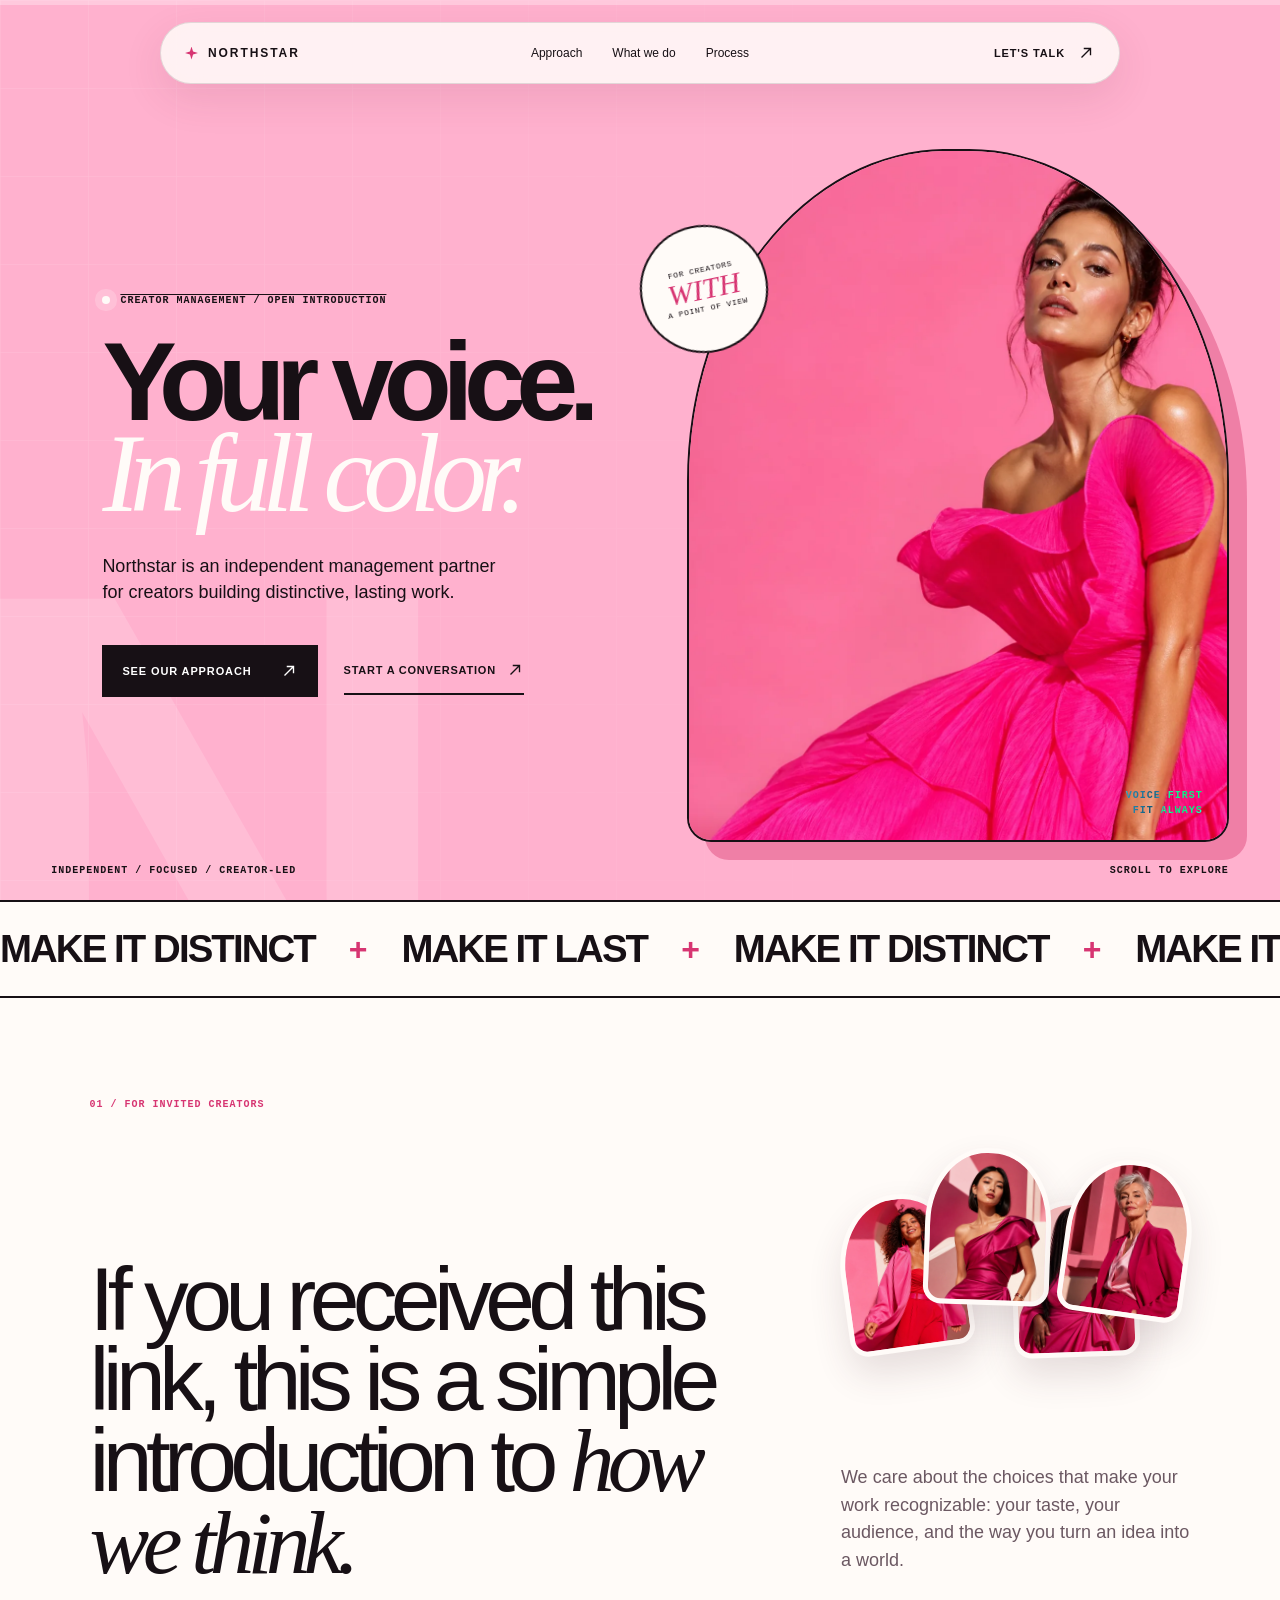
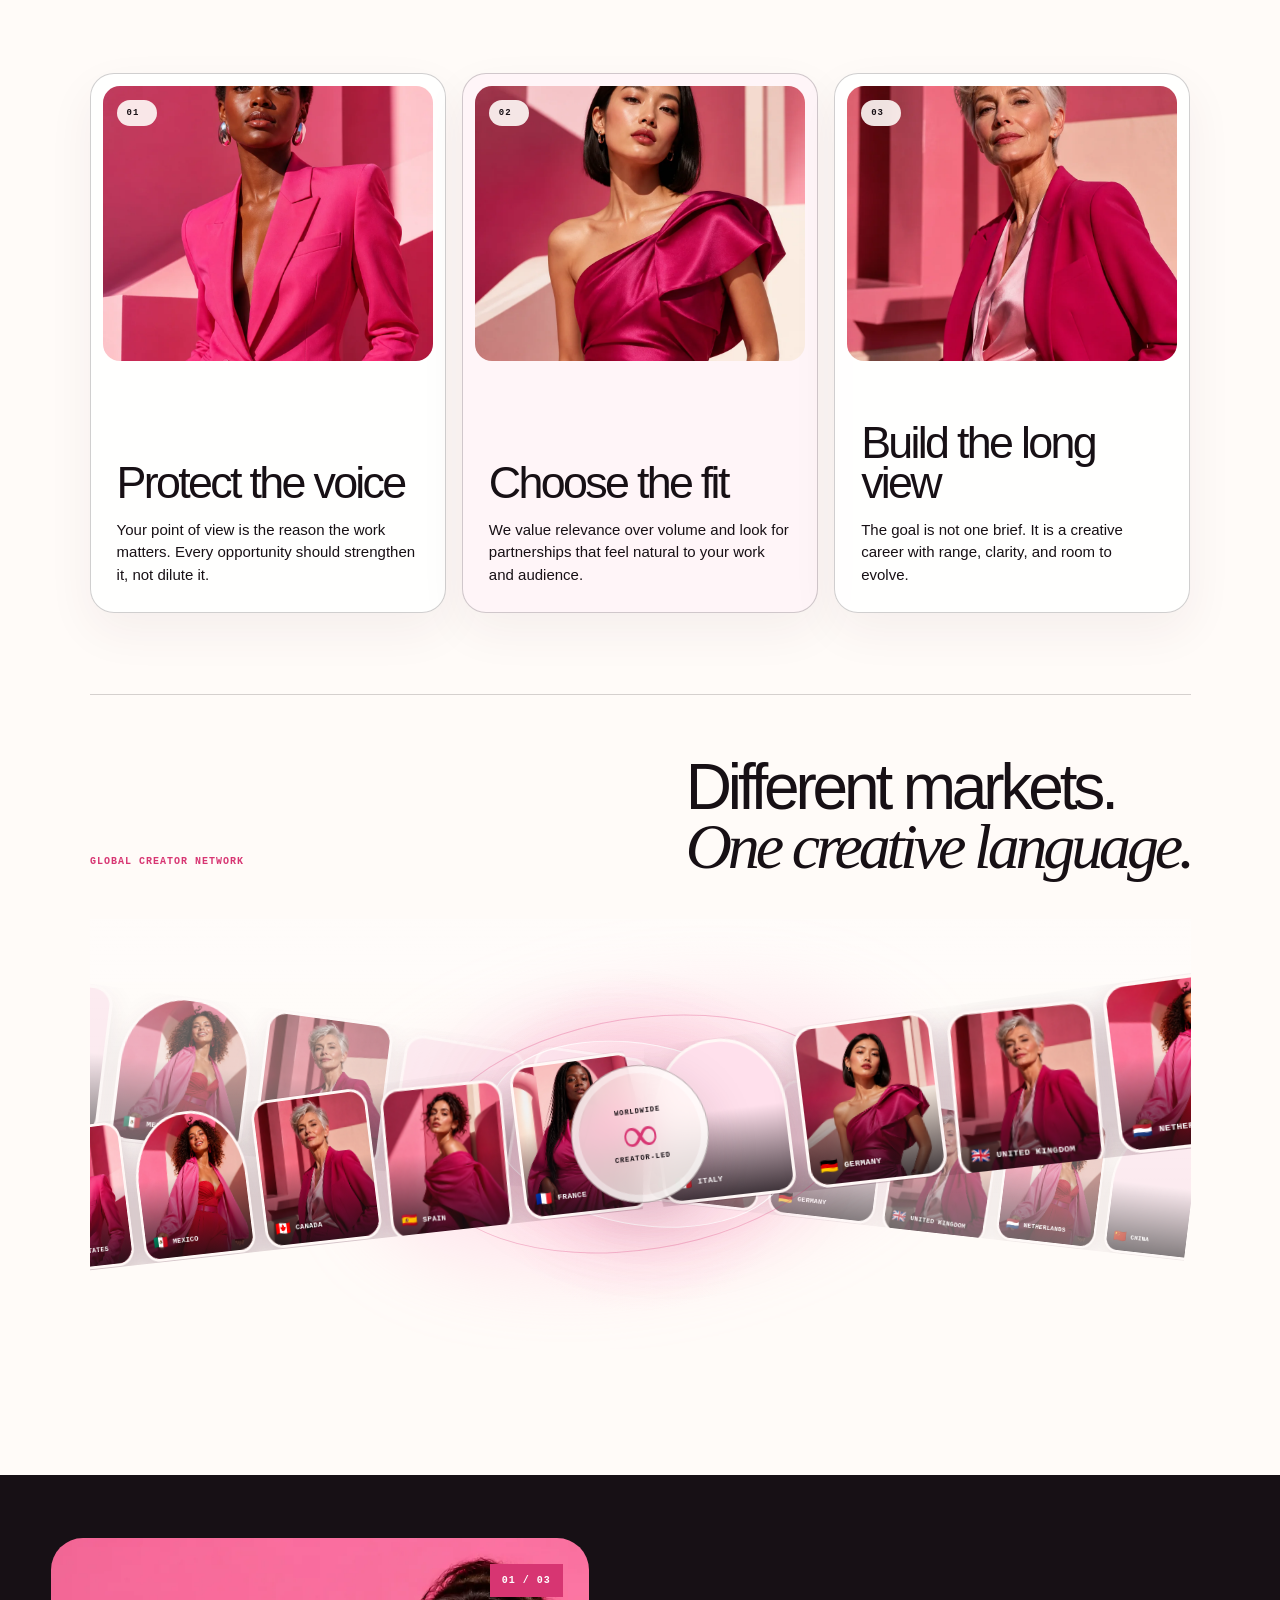
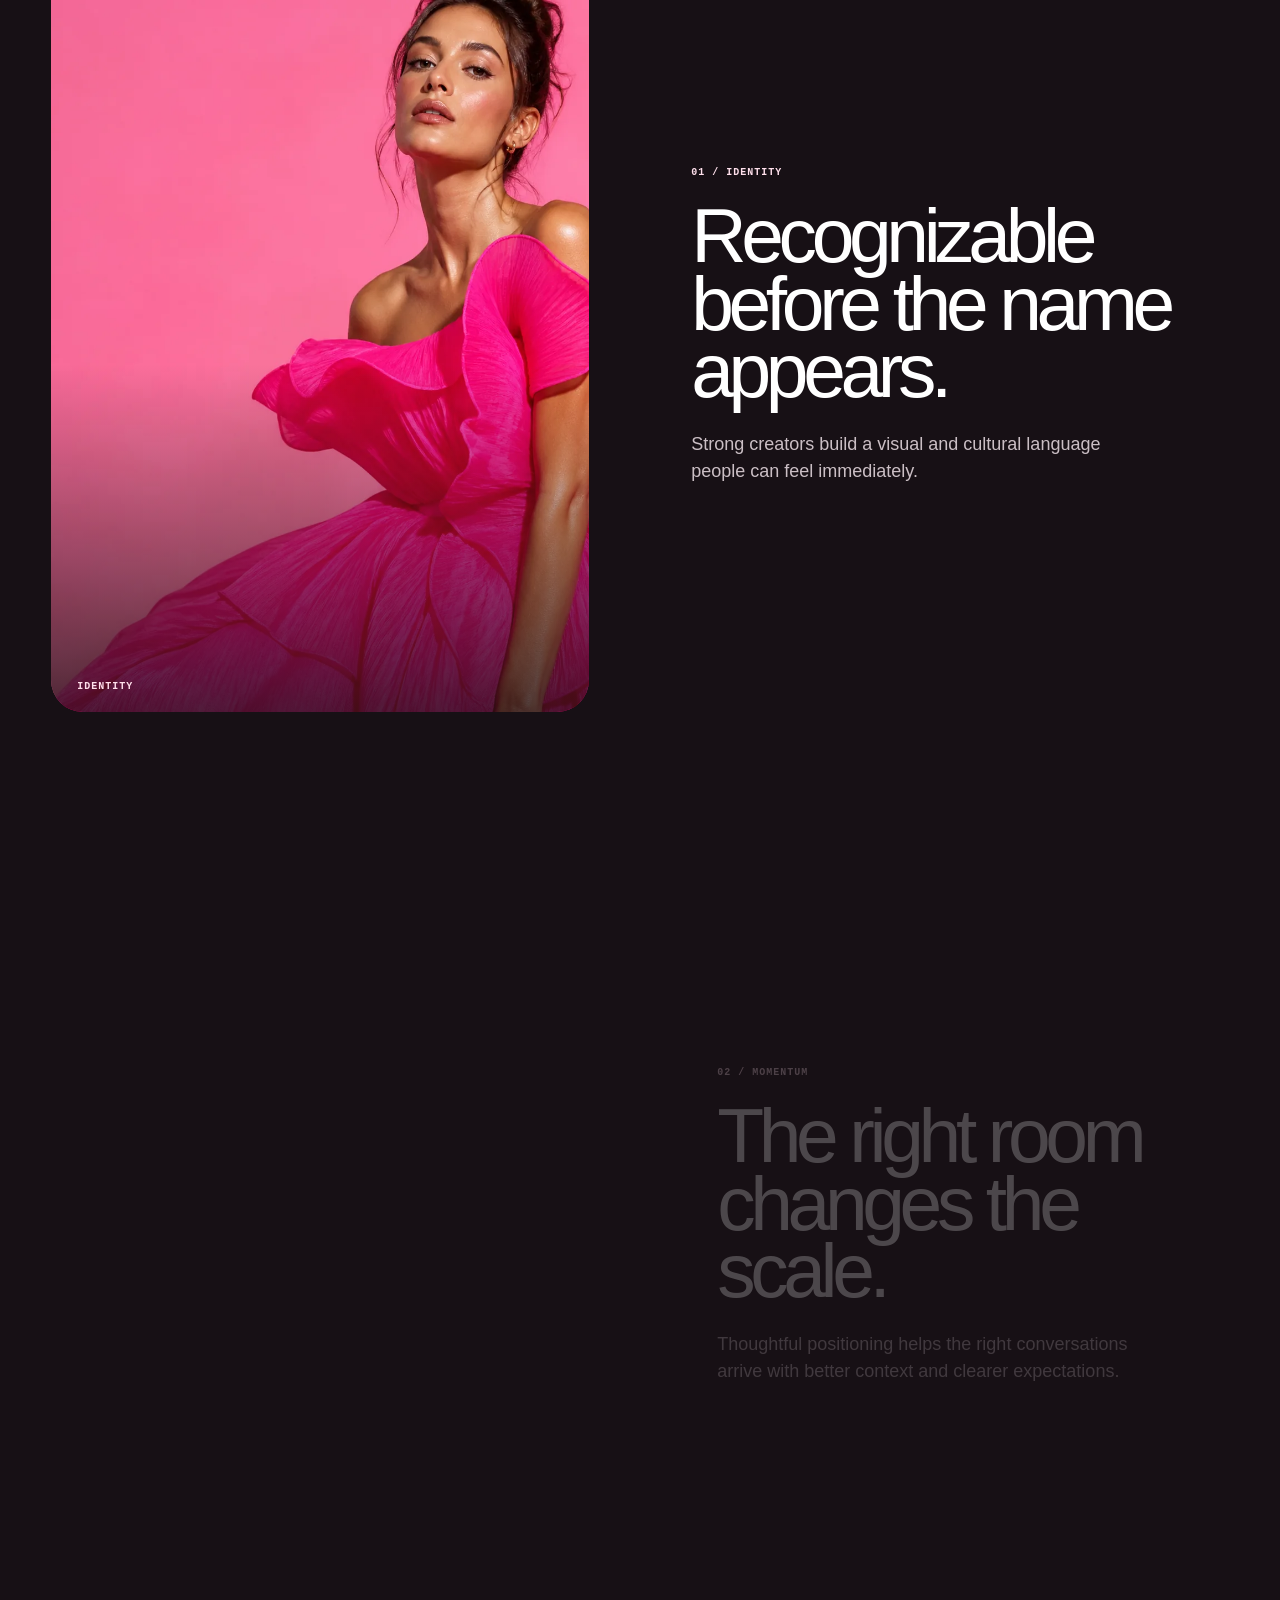
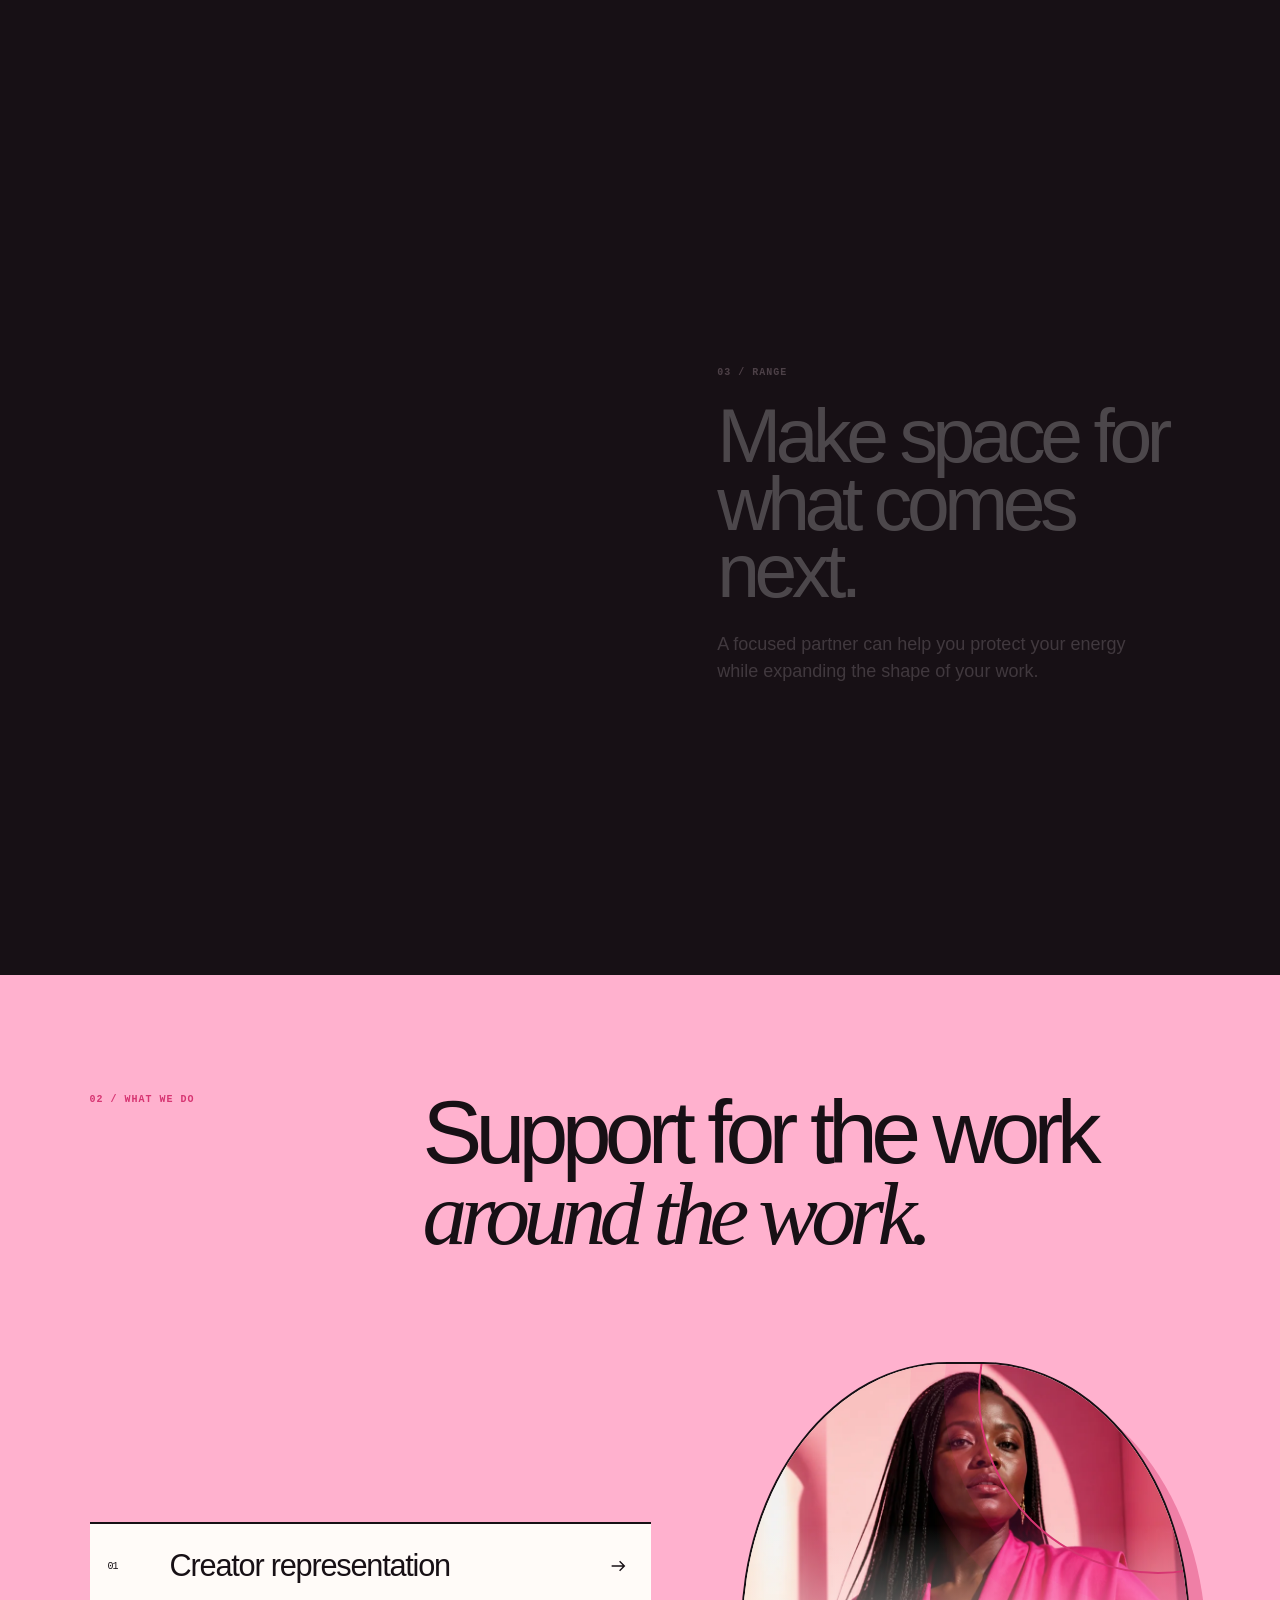
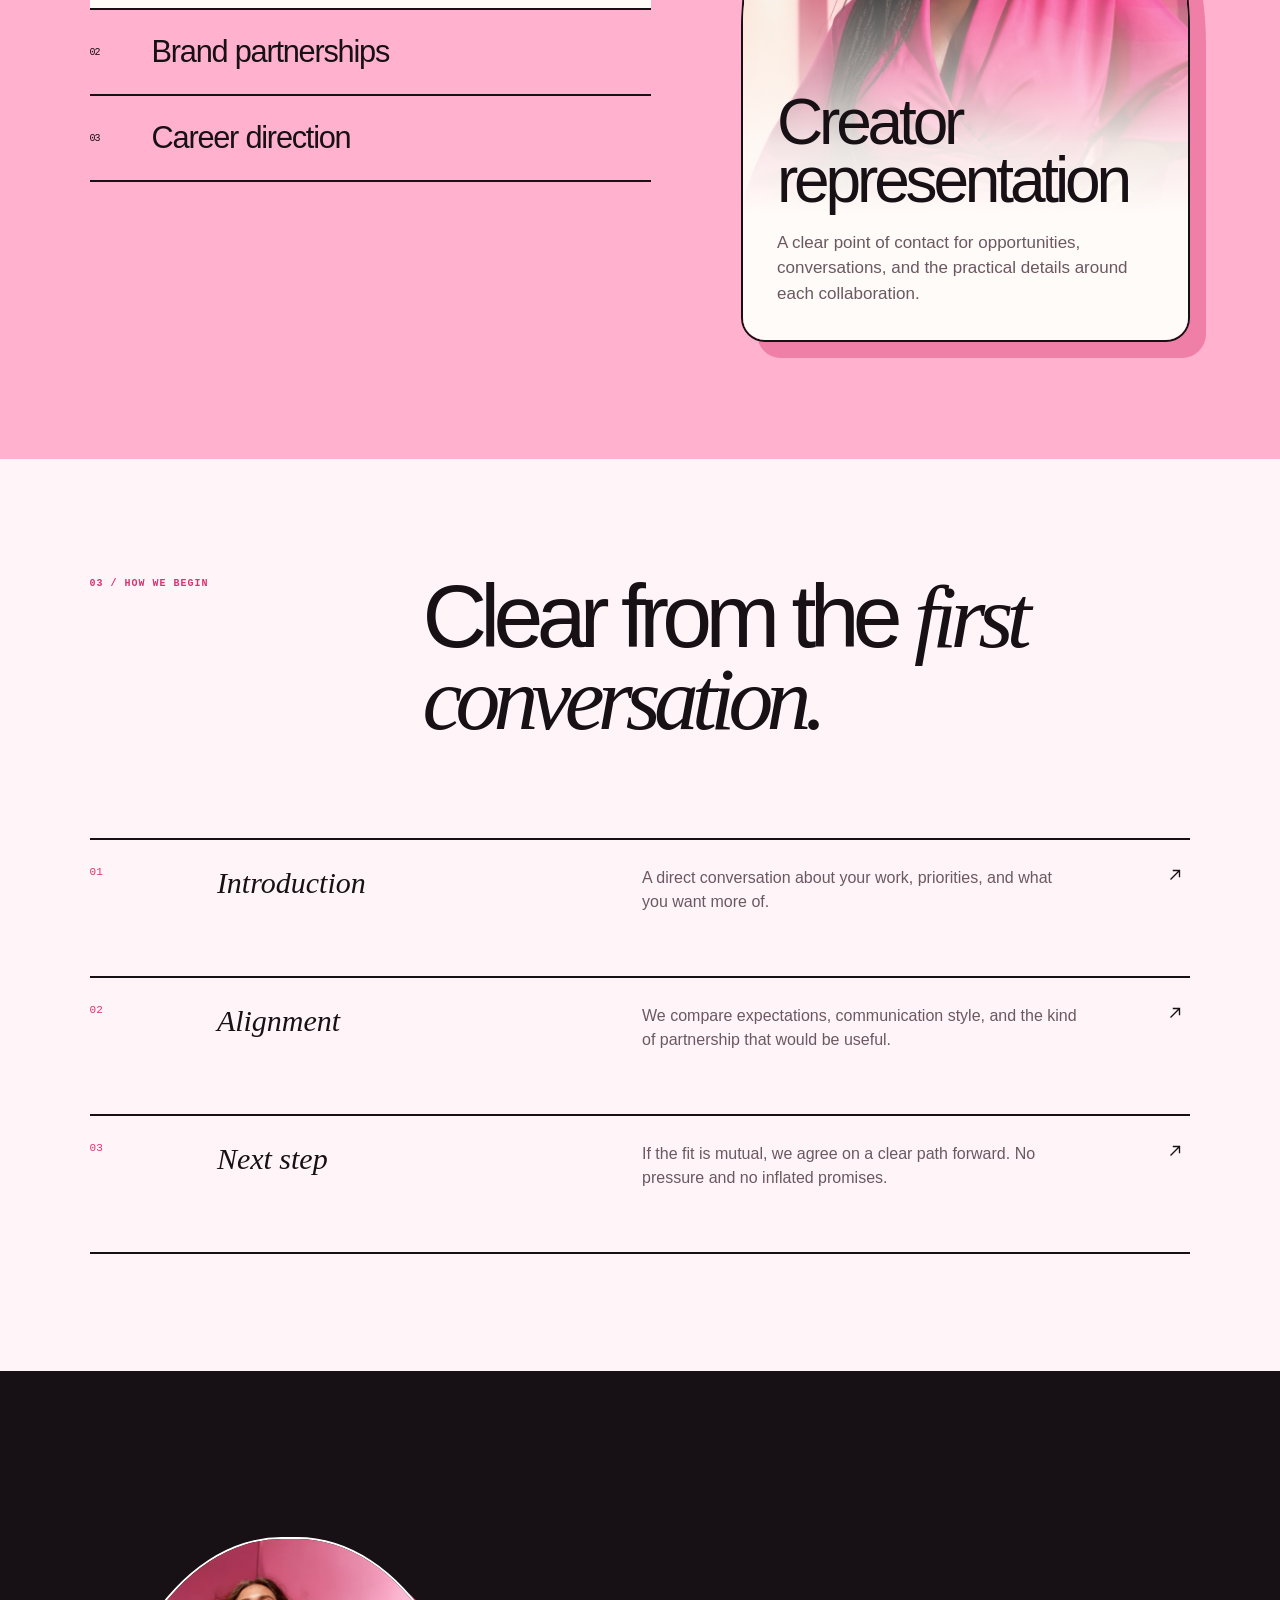
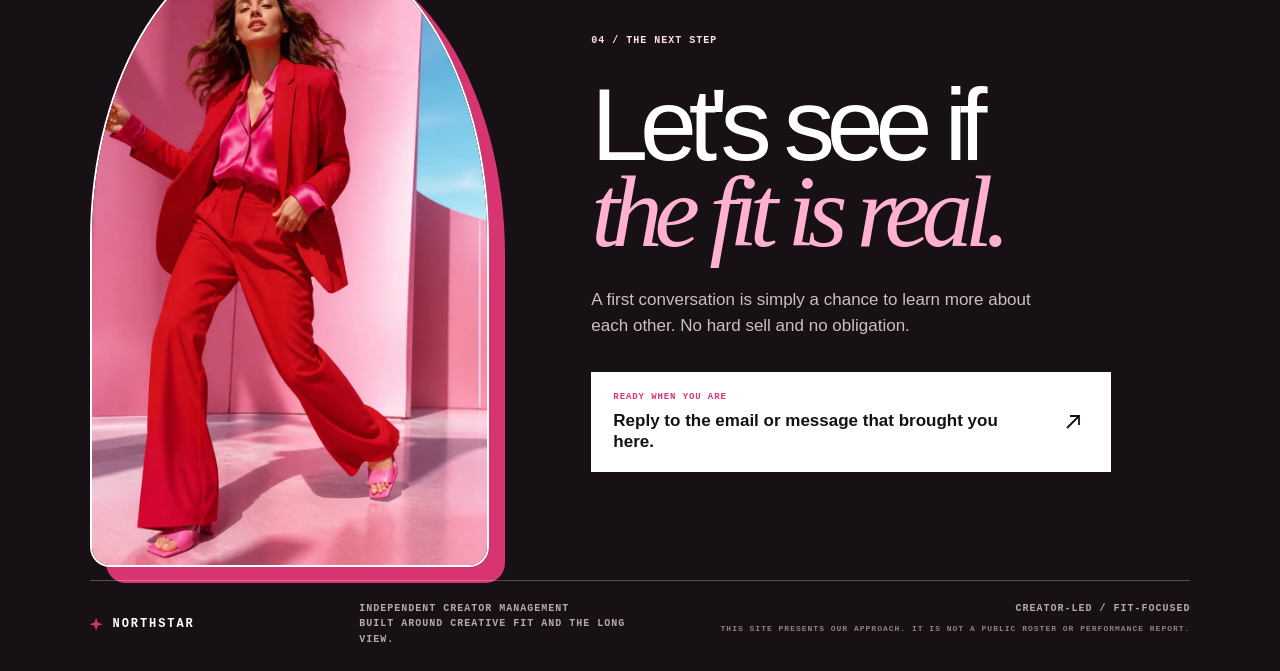
<file: index.html>
<!doctype html>
<html lang="en">
  <head>
    <meta charset="UTF-8" />
    <meta name="viewport" content="width=device-width, initial-scale=1.0" />
    <meta name="theme-color" content="#ff2f92" />
    <meta name="description" content="Northstar is an independent management partner for creators building distinctive, lasting work." />
    <meta property="og:title" content="Northstar — Creator Management" />
    <meta property="og:description" content="Independent creator management built around creative fit and the long view." />
    <meta property="og:type" content="website" />
    <meta property="og:image" content="./hero-vibrant-v2.png" />
    <link rel="icon" href="./favicon.svg" />
    <title>Northstar — Creator Management</title>
    <script type="module" crossorigin src="./assets/index-Bg-tnBrc.js"></script>
    <link rel="stylesheet" crossorigin href="./assets/index-1CL3ILJb.css">
  </head>
  <body>
    <div id="root"></div>
  </body>
</html>
</file>
<file: assets/index-1CL3ILJb.css>
/*! tailwindcss v4.2.1 | MIT License | https://tailwindcss.com */
@layer properties{@supports (((-webkit-hyphens:none)) and (not (margin-trim:inline))) or ((-moz-orient:inline) and (not (color:rgb(from red r g b)))){*,:before,:after,::backdrop{--tw-rotate-x:initial;--tw-rotate-y:initial;--tw-rotate-z:initial;--tw-skew-x:initial;--tw-skew-y:initial;--tw-outline-style:solid;--tw-blur:initial;--tw-brightness:initial;--tw-contrast:initial;--tw-grayscale:initial;--tw-hue-rotate:initial;--tw-invert:initial;--tw-opacity:initial;--tw-saturate:initial;--tw-sepia:initial;--tw-drop-shadow:initial;--tw-drop-shadow-color:initial;--tw-drop-shadow-alpha:100%;--tw-drop-shadow-size:initial}}}@layer theme{:root,:host{--font-sans:ui-sans-serif, system-ui, sans-serif, "Apple Color Emoji", "Segoe UI Emoji", "Segoe UI Symbol", "Noto Color Emoji";--font-mono:ui-monospace, SFMono-Regular, Menlo, Monaco, Consolas, "Liberation Mono", "Courier New", monospace;--spacing:.25rem;--default-font-family:var(--font-sans);--default-mono-font-family:var(--font-mono)}}@layer base{*,:after,:before,::backdrop{box-sizing:border-box;border:0 solid;margin:0;padding:0}::file-selector-button{box-sizing:border-box;border:0 solid;margin:0;padding:0}html,:host{-webkit-text-size-adjust:100%;tab-size:4;line-height:1.5;font-family:var(--default-font-family,ui-sans-serif, system-ui, sans-serif, "Apple Color Emoji", "Segoe UI Emoji", "Segoe UI Symbol", "Noto Color Emoji");font-feature-settings:var(--default-font-feature-settings,normal);font-variation-settings:var(--default-font-variation-settings,normal);-webkit-tap-highlight-color:transparent}hr{height:0;color:inherit;border-top-width:1px}abbr:where([title]){-webkit-text-decoration:underline dotted;text-decoration:underline dotted}h1,h2,h3,h4,h5,h6{font-size:inherit;font-weight:inherit}a{color:inherit;-webkit-text-decoration:inherit;-webkit-text-decoration:inherit;-webkit-text-decoration:inherit;-webkit-text-decoration:inherit;text-decoration:inherit}b,strong{font-weight:bolder}code,kbd,samp,pre{font-family:var(--default-mono-font-family,ui-monospace, SFMono-Regular, Menlo, Monaco, Consolas, "Liberation Mono", "Courier New", monospace);font-feature-settings:var(--default-mono-font-feature-settings,normal);font-variation-settings:var(--default-mono-font-variation-settings,normal);font-size:1em}small{font-size:80%}sub,sup{vertical-align:baseline;font-size:75%;line-height:0;position:relative}sub{bottom:-.25em}sup{top:-.5em}table{text-indent:0;border-color:inherit;border-collapse:collapse}:-moz-focusring{outline:auto}progress{vertical-align:baseline}summary{display:list-item}ol,ul,menu{list-style:none}img,svg,video,canvas,audio,iframe,embed,object{vertical-align:middle;display:block}img,video{max-width:100%;height:auto}button,input,select,optgroup,textarea{font:inherit;font-feature-settings:inherit;font-variation-settings:inherit;letter-spacing:inherit;color:inherit;opacity:1;background-color:#0000;border-radius:0}::file-selector-button{font:inherit;font-feature-settings:inherit;font-variation-settings:inherit;letter-spacing:inherit;color:inherit;opacity:1;background-color:#0000;border-radius:0}:where(select:is([multiple],[size])) optgroup{font-weight:bolder}:where(select:is([multiple],[size])) optgroup option{padding-inline-start:20px}::file-selector-button{margin-inline-end:4px}::placeholder{opacity:1}@supports (not ((-webkit-appearance:-apple-pay-button))) or (contain-intrinsic-size:1px){::placeholder{color:currentColor}@supports (color:color-mix(in lab, red, red)){::placeholder{color:color-mix(in oklab, currentcolor 50%, transparent)}}}textarea{resize:vertical}::-webkit-search-decoration{-webkit-appearance:none}::-webkit-date-and-time-value{min-height:1lh;text-align:inherit}::-webkit-datetime-edit{display:inline-flex}::-webkit-datetime-edit-fields-wrapper{padding:0}::-webkit-datetime-edit{padding-block:0}::-webkit-datetime-edit-year-field{padding-block:0}::-webkit-datetime-edit-month-field{padding-block:0}::-webkit-datetime-edit-day-field{padding-block:0}::-webkit-datetime-edit-hour-field{padding-block:0}::-webkit-datetime-edit-minute-field{padding-block:0}::-webkit-datetime-edit-second-field{padding-block:0}::-webkit-datetime-edit-millisecond-field{padding-block:0}::-webkit-datetime-edit-meridiem-field{padding-block:0}::-webkit-calendar-picker-indicator{line-height:1}:-moz-ui-invalid{box-shadow:none}button,input:where([type=button],[type=reset],[type=submit]){appearance:button}::file-selector-button{appearance:button}::-webkit-inner-spin-button{height:auto}::-webkit-outer-spin-button{height:auto}[hidden]:where(:not([hidden=until-found])){display:none!important}}@layer components;@layer utilities{.visible{visibility:visible}.absolute{position:absolute}.relative{position:relative}.start{inset-inline-start:var(--spacing)}.end{inset-inline-end:var(--spacing)}.container{width:100%}@media (width>=40rem){.container{max-width:40rem}}@media (width>=48rem){.container{max-width:48rem}}@media (width>=64rem){.container{max-width:64rem}}@media (width>=80rem){.container{max-width:80rem}}@media (width>=96rem){.container{max-width:96rem}}.flex{display:flex}.hidden{display:none}.inline{display:inline}.table{display:table}.transform{transform:var(--tw-rotate-x,) var(--tw-rotate-y,) var(--tw-rotate-z,) var(--tw-skew-x,) var(--tw-skew-y,)}.resize{resize:both}.overline{text-decoration-line:overline}.outline{outline-style:var(--tw-outline-style);outline-width:1px}.blur{--tw-blur:blur(8px);filter:var(--tw-blur,) var(--tw-brightness,) var(--tw-contrast,) var(--tw-grayscale,) var(--tw-hue-rotate,) var(--tw-invert,) var(--tw-saturate,) var(--tw-sepia,) var(--tw-drop-shadow,)}}:root{--pink:#ffb1ce;--pink-hot:#d73572;--pink-soft:#ffe0ec;--cherry:#ef7fa6;--cream:#fffbf8;--blush:#fff5f8;--ink:#171015;--muted:#6b5862;--line:#1710152e}*{box-sizing:border-box}html{scroll-behavior:smooth;background:var(--cream)}body{background:var(--cream);color:var(--ink);margin:0;font-family:Arial,Helvetica,sans-serif;overflow-x:hidden}a{color:inherit;text-decoration:none}button{font:inherit}button,a{-webkit-tap-highlight-color:transparent;touch-action:manipulation}img{width:100%;display:block}svg{flex:none;width:18px;height:18px}::selection{background:var(--ink);color:var(--pink-soft)}:focus-visible{outline:3px solid var(--ink);outline-offset:4px}.skip-link{z-index:200;background:var(--ink);color:#fff;padding:12px 16px;transition:transform .2s;position:fixed;top:12px;left:18px;transform:translateY(-160%)}.skip-link:focus{transform:translateY(0)}.page{--page-progress:0;background:var(--cream);overflow:clip}.progress-track{z-index:120;background:#ffffff4d;height:5px;position:fixed;top:0;left:0;right:0}.progress-track span{height:100%;width:calc(var(--page-progress) * 100%);background:var(--ink);transform-origin:0;display:block}.nav-shell{z-index:90;-webkit-backdrop-filter:blur(20px)saturate(1.25);backdrop-filter:blur(20px)saturate(1.25);background:#fffbf8e0;border:1px solid #1710151f;border-radius:999px;grid-template-columns:1fr auto 1fr;align-items:center;width:min(960px,100vw - 48px);min-height:62px;padding:0 24px;transition:transform .45s cubic-bezier(.16,1,.3,1),opacity .25s,box-shadow .3s;display:grid;position:fixed;top:22px;left:50%;right:auto;transform:translate(-50%);box-shadow:0 14px 42px #7020441c}.brand{letter-spacing:.16em;align-items:center;gap:10px;width:max-content;font-size:12px;font-weight:800;display:inline-flex}.brand i{background:var(--pink-hot);clip-path:polygon(50% 0,62% 38%,100% 50%,62% 62%,50% 100%,38% 62%,0 50%,38% 38%);width:13px;height:13px;animation:2.6s ease-in-out infinite brand-pulse}.desktop-nav{gap:30px;font-size:12px;display:flex}.desktop-nav a{position:relative}.desktop-nav a:after{content:"";background:var(--pink-hot);height:2px;transition:right .3s;position:absolute;bottom:-7px;left:0;right:100%}.desktop-nav a:hover:after{right:0}.nav-contact{letter-spacing:.08em;justify-self:end;align-items:center;gap:12px;font-size:11px;font-weight:700;display:flex}.nav-contact svg,.under-link svg{transition:transform .25s}.nav-contact:hover svg,.under-link:hover svg{transform:translate(3px,-3px)}.hero{background:var(--pink);isolation:isolate;grid-template-columns:1.08fr .92fr;align-items:center;min-height:100svh;padding:142px 4vw 52px;display:grid;position:relative;overflow:hidden}.hero:before{content:"";z-index:-2;opacity:.17;background-image:linear-gradient(#ffffff8c 1px,#0000 1px),linear-gradient(90deg,#ffffff8c 1px,#0000 1px);background-size:88px 88px;position:absolute;inset:0;-webkit-mask-image:linear-gradient(90deg,#000,#0000 72%);mask-image:linear-gradient(90deg,#000,#0000 72%)}.hero:after{content:"N";z-index:-1;color:#ffffff26;letter-spacing:-.15em;font-size:min(56vw,800px);font-weight:900;line-height:.8;position:absolute;bottom:-18vw;left:-4vw}.hero-copy{z-index:3;padding-left:4vw;transition:transform .1s linear;position:relative}.overline,.section-label,.hero-footer,.photo-index,.photo-note,.story-count,.story-visual>p,.story-chapter>span,.principle-card>span,.service-card>span,footer{letter-spacing:.1em;text-transform:uppercase;font-family:Courier New,monospace;font-size:10px;font-weight:700}.overline{align-items:center;gap:10px;margin:0 0 28px;display:flex}.overline span{background:var(--cream);border-radius:50%;width:8px;height:8px;animation:1.8s ease-in-out infinite blink;box-shadow:0 0 0 7px #fff3}h1,h2,h3,p{margin-top:0}h1{letter-spacing:-.085em;max-width:800px;margin-bottom:0;font-size:clamp(68px,8.7vw,148px);font-weight:800;line-height:.82}h1 em,h2 em{font-family:Georgia,Times New Roman,serif;font-weight:400}h1 em{color:var(--cream)}.hero-intro{max-width:410px;margin:34px 0 0;font-size:18px;line-height:1.45}.hero-actions{align-items:center;gap:26px;margin-top:40px;display:flex}.button{border:2px solid var(--ink);letter-spacing:.08em;justify-content:space-between;align-items:center;gap:28px;min-height:52px;padding:0 18px;font-size:11px;font-weight:800;transition:transform .3s cubic-bezier(.16,1,.3,1),box-shadow .3s;display:inline-flex}.button:hover{box-shadow:8px 9px 0 var(--cream);transform:translateY(-5px)rotate(-1deg)}.button-black{background:var(--ink);color:#fff}.button-white{color:var(--ink);background:#fff;border-color:#fff}.under-link{border-bottom:2px solid var(--ink);letter-spacing:.07em;align-items:center;gap:10px;min-height:48px;font-size:11px;font-weight:800;display:inline-flex}.hero-photo{z-index:1;border:2px solid var(--ink);height:min(77vh,820px);min-height:560px;box-shadow:18px 18px 0 var(--cherry);transform-origin:bottom;border-radius:48% 48% 24px 24px;transition:transform .1s linear;position:relative;overflow:hidden}.hero-photo img{object-fit:cover;object-position:56% center;height:100%}.photo-index,.photo-note{z-index:2;color:#fff;mix-blend-mode:difference;position:absolute}.photo-index{top:26px;left:28px}.photo-note{text-align:right;line-height:1.5;bottom:22px;right:24px}.hero-badge{z-index:4;aspect-ratio:1;text-align:center;border:2px solid var(--ink);background:var(--cream);border-radius:50%;place-content:center;width:128px;padding:19px;animation:4s ease-in-out infinite alternate badge-float;display:grid;position:absolute;top:25%;right:40%;transform:rotate(-12deg)}.hero-badge span{letter-spacing:.08em;font:8px Courier New,monospace}.hero-badge strong{color:var(--pink-hot);font:italic 30px/1 Georgia,serif}.hero-footer{z-index:4;justify-content:space-between;display:flex;position:absolute;bottom:22px;left:4vw;right:4vw}.marquee{border-top:2px solid var(--ink);border-bottom:2px solid var(--ink);background:var(--cream);overflow:hidden}.marquee div{align-items:center;gap:34px;width:max-content;padding:18px 0;animation:22s linear infinite marquee;display:flex}.marquee span{letter-spacing:-.05em;font-size:clamp(24px,3vw,48px);font-weight:900}.marquee b{color:var(--pink-hot);font-size:32px}.intro-section{background:var(--cream);padding:11vh 7vw 14vh}.section-label{color:var(--pink-hot);margin-bottom:34px}.intro-grid{grid-template-columns:1.3fr .7fr;align-items:end;gap:8vw;display:grid}.intro-grid h2,.services-heading h2,.process-heading h2{letter-spacing:-.075em;margin:0;font-size:clamp(52px,7vw,112px);line-height:.9}.intro-grid p{max-width:380px;color:var(--muted);margin:0 0 8px;font-size:18px;line-height:1.55}.intro-aside{gap:28px;display:grid}.creator-constellation{width:100%;min-height:290px;position:relative}.creator-constellation figure{aspect-ratio:4/5;border:5px solid var(--cream);background:var(--pink-soft);border-radius:48% 48% 18px 18px;width:36%;max-width:154px;margin:0;transition:transform .45s cubic-bezier(.16,1,.3,1),z-index;position:absolute;overflow:hidden;box-shadow:0 18px 36px #4e283824}.creator-constellation figure:first-child{z-index:1;top:48px;left:0;transform:rotate(-8deg)}.creator-constellation figure:nth-child(2){z-index:3;top:2px;left:24%;transform:rotate(2deg)}.creator-constellation figure:nth-child(3){z-index:2;top:54px;left:49%;transform:rotate(-2deg)}.creator-constellation figure:nth-child(4){z-index:4;top:14px;right:0;transform:rotate(8deg)}.creator-constellation figure:hover{z-index:8;transform:translateY(-12px)rotate(0)}.creator-constellation img{object-fit:cover;height:100%}.principle-grid{grid-template-columns:repeat(3,1fr);gap:16px;margin-top:10vh;display:grid}.principle-card{background:#ffffffd1;border:1px solid #17101533;border-radius:24px;flex-direction:column;min-height:540px;padding:12px 12px 26px;transition:transform .45s cubic-bezier(.16,1,.3,1),background .35s,box-shadow .35s;display:flex;position:relative;overflow:hidden;box-shadow:0 18px 48px #4e28380f}.principle-card:nth-child(2){background:var(--blush)}.principle-card:hover{z-index:2;box-shadow:0 26px 58px #4e28381f, inset 0 5px 0 var(--pink);background:#fff;transform:translateY(-9px)}.principle-image{background:var(--pink-soft);border-radius:17px;height:275px;position:relative;overflow:hidden}.principle-image img{object-fit:cover;height:100%;transition:transform .7s cubic-bezier(.16,1,.3,1)}.principle-card:hover .principle-image img{transform:scale(1.045)}.principle-image span{-webkit-backdrop-filter:blur(8px);backdrop-filter:blur(8px);letter-spacing:.1em;background:#fffbf8e6;border-radius:999px;min-width:40px;padding:8px 10px;font:700 9px Courier New,monospace;position:absolute;top:14px;left:14px}.principle-card h3{letter-spacing:-.06em;max-width:300px;margin:auto 14px 16px;font-size:clamp(32px,3.5vw,54px);line-height:.9}.principle-card p{max-width:310px;margin:0 14px;font-size:15px;line-height:1.5}.global-reach{border-top:1px solid var(--line);contain:layout paint;margin-top:9vh;padding-top:7vh;overflow:hidden}.global-reach-heading{justify-content:space-between;align-items:end;gap:32px;margin-bottom:42px;display:flex}.global-reach-heading .section-label{margin:0 0 8px}.global-reach-heading h3{letter-spacing:-.065em;max-width:760px;margin:0;font-size:clamp(42px,5vw,76px);line-height:.92}.global-reach-heading h3 em{font-family:Georgia,serif;font-weight:400}.mobius-stage{perspective:1100px;isolation:isolate;background:radial-gradient(circle at 50% 52%,#ffb1ce80,#0000 25%),linear-gradient(#ffffff52,#0000 65%);width:calc(100% + 14vw);height:430px;margin-left:-7vw;position:relative;overflow:hidden;-webkit-mask-image:linear-gradient(90deg,#0000,#000 6% 94%,#0000);mask-image:linear-gradient(90deg,#0000,#000 6% 94%,#0000)}.mobius-stage:before,.mobius-stage:after{content:"";z-index:4;pointer-events:none;border:1px solid #d7357247;border-radius:50%;width:34%;height:54%;position:absolute;top:50%;left:50%;transform:translate(-50%,-50%)rotate(-9deg)}.mobius-stage:after{border-color:#ffffffb8;width:24%;height:42%;transform:translate(-50%,-50%)rotate(11deg);box-shadow:0 0 80px #d7357229}.mobius-glow{z-index:0;filter:blur(38px);background:#ffb1ce40;border-radius:50%;position:absolute;inset:19% 28%;transform:rotate(-10deg)}.mobius-loop{width:110%;height:160px;transform-style:preserve-3d;backface-visibility:hidden;position:absolute;left:-5%;overflow:hidden}.mobius-loop--front{z-index:5;clip-path:polygon(0 0,49.5% 0,51% 100%,100% 100%,100% 0,51% 0,49.5% 100%,0 100%);filter:drop-shadow(0 22px 24px #4b193029);top:49%;transform:translateY(-50%)rotate(-7deg)rotateY(-10deg)}.mobius-loop--back{z-index:2;opacity:.64;filter:saturate(.78)blur(.35px);top:49%;transform:translateY(-50%)rotate(7deg)rotateY(10deg)scale(.88)}.mobius-track{will-change:transform;align-items:center;gap:12px;width:max-content;height:100%;display:flex;transform:translateZ(0)}.mobius-loop--front .mobius-track{animation:29s linear infinite mobius-forward}.mobius-loop--back .mobius-track{animation:34s linear infinite mobius-reverse}.mobius-card{background:var(--pink-soft);border:3px solid #fffbf8e6;border-radius:20px;flex:none;width:132px;height:158px;margin:0;position:relative;overflow:hidden;transform:translateZ(0);box-shadow:0 10px 24px #531f3526}.mobius-card:nth-child(4n+2){border-radius:48% 48% 18px 18px}.mobius-card:nth-child(4n){transform:translateY(8px)rotate(2deg)}.mobius-card img{object-fit:cover;width:100%;height:100%}.mobius-card:after{content:"";background:linear-gradient(#0000,#171015d1);position:absolute;inset:44% 0 0}.mobius-card figcaption{z-index:1;color:#fff;letter-spacing:.035em;text-transform:uppercase;align-items:center;gap:6px;font:8px Courier New,monospace;display:flex;position:absolute;bottom:9px;left:9px;right:7px}.mobius-card figcaption span{font-size:14px}.mobius-card figcaption b{text-overflow:ellipsis;white-space:nowrap;overflow:hidden}.mobius-knot{z-index:8;-webkit-backdrop-filter:blur(18px)saturate(1.25);backdrop-filter:blur(18px)saturate(1.25);background:#fffbf8c2;border:1px solid #17101547;border-radius:50%;flex-direction:column;justify-content:center;align-items:center;width:138px;height:138px;padding:16px;display:flex;position:absolute;top:50%;left:50%;transform:translate(-50%,-50%)rotate(-7deg);box-shadow:0 16px 50px #4b19302b,inset 0 0 0 7px #ffffff61}.mobius-knot b{color:var(--pink-hot);margin:-3px 0;font:50px/.9 Georgia,serif}.mobius-knot span{letter-spacing:.13em;font:700 7px Courier New,monospace}.mobius-stage:hover .mobius-loop--front .mobius-track,.mobius-stage:hover .mobius-loop--back .mobius-track{animation-play-state:paused}.story-section{background:var(--ink);color:#fff;grid-template-columns:1fr 1fr;min-height:300vh;display:grid;position:relative}.story-sticky{align-items:center;height:100svh;padding:7vh 4vw;display:flex;position:sticky;top:0}.story-visual{border-radius:32px;width:100%;height:86vh;animation:.7s cubic-bezier(.16,1,.3,1) image-wipe;position:relative;overflow:hidden}.story-visual img{object-fit:cover;height:100%}.story-wash{background:linear-gradient(#0000 55%,#171015bf);position:absolute;inset:0}.story-count,.story-visual>p{z-index:2;position:absolute}.story-count{background:var(--pink-hot);padding:9px 12px;top:26px;right:26px}.story-visual>p{color:var(--pink-soft);bottom:18px;left:26px}.story-copy{padding:0 8vw 0 4vw}.story-chapter{opacity:.23;flex-direction:column;justify-content:center;min-height:100vh;transition:opacity .5s,transform .7s cubic-bezier(.16,1,.3,1);display:flex;transform:translate(26px)}.story-chapter.is-active{opacity:1;transform:translate(0)}.story-chapter>span{color:var(--pink-soft)}.story-chapter h2{letter-spacing:-.07em;max-width:600px;margin:22px 0 26px;font-size:clamp(52px,6vw,94px);line-height:.88}.story-chapter p{color:#cbbfc5;max-width:420px;margin:0;font-size:18px;line-height:1.5}.services-section{background:var(--pink);padding:13vh 7vw}.services-heading{grid-template-columns:.35fr 1fr;align-items:start;gap:5vw;display:grid}.services-heading h2{max-width:920px}.services-grid{grid-template-columns:1fr .8fr;align-items:center;gap:7vw;margin-top:12vh;display:grid}.service-list{border-top:2px solid var(--ink)}.service-button{text-align:left;border:0;border-bottom:2px solid var(--ink);width:100%;min-height:86px;color:var(--ink);letter-spacing:-.04em;cursor:pointer;background:0 0;grid-template-columns:48px 1fr 24px;align-items:center;gap:14px;padding:0;font-size:clamp(20px,2.4vw,36px);transition:padding .3s,background .3s;display:grid}.service-button span{font:10px Courier New,monospace}.service-button svg{opacity:0;transition:opacity .2s,transform .3s}.service-button.is-active{background:var(--cream);padding:0 18px}.service-button.is-active svg{opacity:1;transform:rotate(45deg)}.service-card{border:2px solid var(--ink);background:var(--cream);min-height:580px;box-shadow:16px 16px 0 var(--cherry);isolation:isolate;border-radius:46% 46% 24px 24px;flex-direction:column;justify-content:flex-end;padding:34px;display:flex;position:relative;overflow:hidden}.service-portrait{z-index:-3;object-fit:cover;object-position:center 24%;height:100%;animation:.7s cubic-bezier(.16,1,.3,1) image-wipe;position:absolute;inset:0}.service-shade{z-index:-2;background:linear-gradient(180deg, #fffbf800 28%, #fffbf8e6 66%, var(--cream) 78%);position:absolute;inset:0}.service-card>span{color:var(--pink-hot);position:absolute;top:30px;left:34px}.service-card h3{z-index:2;letter-spacing:-.065em;max-width:440px;margin:0 0 20px;font-size:clamp(42px,5vw,72px);line-height:.9;position:relative}.service-card p{z-index:2;max-width:400px;color:var(--muted);margin:0;font-size:17px;line-height:1.5;position:relative}.service-orbit{z-index:-1;border:2px solid var(--pink-hot);border-radius:50%;width:360px;height:360px;animation:8s linear infinite orbit;position:absolute;top:-150px;right:-150px;box-shadow:0 0 0 34px #ff2f921a,0 0 0 68px #ff2f9212}.process-section{background:var(--blush);padding:13vh 7vw}.process-heading{grid-template-columns:.35fr 1fr;gap:5vw;display:grid}.process-list{border-top:2px solid var(--ink);margin-top:11vh}.process-list article{border-bottom:2px solid var(--ink);grid-template-columns:.2fr .8fr 1fr 24px;align-items:start;gap:28px;min-height:138px;padding:26px 0;transition:padding .35s,background .35s;display:grid}.process-list article:hover{background:var(--pink-soft);padding-left:20px;padding-right:20px}.process-list span{color:var(--pink-hot);font:11px Courier New,monospace}.process-list h3{margin:0;font:italic 30px Georgia,serif}.process-list p{max-width:440px;color:var(--muted);margin:0;line-height:1.5}.contact-section{background:var(--ink);color:#fff;grid-template-columns:.8fr 1.2fr;align-items:center;gap:8vw;min-height:100svh;padding:10vh 7vw 28px;display:grid;position:relative;overflow:hidden}.contact-image{height:70vh;box-shadow:16px 16px 0 var(--pink-hot);border:2px solid #fff;border-radius:48% 48% 20px 20px;overflow:hidden}.contact-image img{object-fit:cover;height:100%}.contact-copy{z-index:2;position:relative}.contact-copy .section-label{color:var(--pink-soft)}.contact-copy h2{letter-spacing:-.08em;margin:0;font-size:clamp(64px,8vw,128px);line-height:.84}.contact-copy h2 em{color:var(--pink)}.contact-copy>p:not(.section-label){color:#cbbfc5;max-width:470px;margin:32px 0;font-size:17px;line-height:1.55}.reply-card{max-width:520px;min-height:96px;color:var(--ink);background:#fff;border:2px solid #fff;grid-template-columns:1fr 28px;align-items:center;gap:8px 20px;padding:18px 20px;display:grid}.reply-card span{color:var(--pink-hot);letter-spacing:.1em;grid-column:1;font:700 9px Courier New,monospace}.reply-card strong{grid-column:1;font-size:17px;line-height:1.25}.reply-card svg{grid-area:1/2/3;width:24px;height:24px}footer{color:#b7a8b0;border-top:1px solid #ffffff40;grid-template-columns:.7fr .8fr 1.5fr;gap:24px;padding-top:20px;line-height:1.55;display:grid;position:absolute;bottom:24px;left:7vw;right:7vw}.footer-brand{color:#fff}footer p{margin:0}footer>div{text-align:right}footer a{color:#fff}footer small{color:#8e7f87;margin-top:7px;font-size:8px;display:block}.mobile-dock{display:none}[data-reveal]{opacity:0;transition:opacity .8s,transform .8s cubic-bezier(.16,1,.3,1);transform:translateY(34px)}[data-reveal].is-visible{opacity:1;transform:translateY(0)}@keyframes brand-pulse{50%{transform:rotate(45deg)scale(1.25)}}@keyframes blink{50%{opacity:.38;transform:scale(.72)}}@keyframes badge-float{to{transform:translateY(-14px)rotate(-7deg)}}@keyframes marquee{to{transform:translate(-50%)}}@keyframes mobius-forward{to{transform:translate(calc(-50% - 6px))}}@keyframes mobius-reverse{0%{transform:translate(calc(-50% - 6px))}to{transform:translate(0)}}@keyframes image-wipe{0%{opacity:.2;clip-path:inset(0 0 100%);transform:scale(1.04)}to{opacity:1;clip-path:inset(0);transform:scale(1)}}@keyframes orbit{to{transform:rotate(360deg)}}@media (width<=980px){.nav-shell{grid-template-columns:1fr auto;width:calc(100vw - 32px);left:50%;right:auto}.desktop-nav{display:none}.hero{grid-template-columns:1fr;align-content:start;min-height:960px;padding:130px 7vw 70px}.hero-copy{padding:0}h1{font-size:clamp(65px,13vw,112px)}.hero-photo{width:70vw;height:52vh;min-height:480px;margin:70px 0 0 auto}.hero-badge{inset:auto auto 18% 7vw}.hero-footer{left:7vw;right:7vw}.intro-grid,.services-heading,.process-heading{grid-template-columns:1fr;gap:38px}.intro-aside{grid-template-columns:.9fr 1.1fr;align-items:end}.creator-constellation{min-height:260px}.principle-grid{grid-template-columns:1fr 1fr}.principle-card:last-child{grid-column:1/-1}.story-section{grid-template-columns:.9fr 1.1fr}.story-sticky{padding-left:4vw;padding-right:2vw}.story-visual{height:72vh}.story-copy{padding-right:5vw}.services-grid{grid-template-columns:1fr}.service-card{min-height:420px}.contact-section{grid-template-columns:1fr;padding-bottom:200px}.contact-image{opacity:.55;width:48vw;height:60vh;position:absolute;top:7vh;right:-12vw}.contact-copy{max-width:760px}footer{grid-template-columns:1fr 1fr}footer>div{text-align:left;grid-column:1/-1}}@media (width<=640px){.nav-shell{width:calc(100vw - 20px);min-height:52px;padding:0 14px;top:10px}.nav-contact{font-size:9px}.nav-contact svg{width:15px}.hero{min-height:auto;padding:94px 6vw 54px}.overline{max-width:260px;font-size:8px}h1{font-size:clamp(58px,18vw,82px)}.hero-intro{max-width:320px;margin-top:26px;font-size:16px;line-height:1.55}.hero-actions{flex-direction:column;align-items:flex-start;gap:10px;margin-top:24px}.button{min-height:48px;padding-inline:16px}.hero-photo{width:88vw;height:350px;min-height:0;box-shadow:9px 9px 0 var(--cherry);border-radius:44% 44% 18px 18px;margin-top:38px;margin-right:-1vw}.hero-photo img{object-position:58% 24%}.hero-badge{width:82px;padding:9px;bottom:11%;left:3vw}.hero-badge strong{font-size:25px}.hero-footer{font-size:7px;bottom:20px}.hero-footer span:first-child{display:none}.hero-footer{justify-content:flex-end}.marquee div{gap:24px;padding:13px 0}.marquee span{font-size:24px}.intro-section,.services-section,.process-section{padding-left:20px;padding-right:20px}.intro-section{padding-top:72px;padding-bottom:76px}.intro-grid h2,.services-heading h2,.process-heading h2{font-size:clamp(40px,11.5vw,48px);line-height:.94}.intro-grid p{font-size:16px;line-height:1.62}.intro-aside{grid-template-columns:1fr;gap:22px}.creator-constellation{min-height:245px;margin-top:8px}.creator-constellation figure{border-width:4px;width:34%}.principle-grid{grid-template-columns:1fr;gap:14px;margin-top:58px}.principle-card,.principle-card:last-child{border-radius:20px;grid-column:auto;min-height:0;padding:9px 9px 20px}.principle-image{border-radius:14px;height:178px}.principle-image img{object-position:center 28%}.principle-card h3{max-width:none;margin:24px 14px 10px;font-size:32px;line-height:.98}.principle-card p{max-width:none;margin-inline:14px;font-size:15px;line-height:1.58}.global-reach{margin-top:64px;padding-top:54px}.global-reach-heading{margin-bottom:30px;display:block}.global-reach-heading .section-label{margin-bottom:16px}.global-reach-heading h3{font-size:38px;line-height:.95}.mobius-stage{perspective:760px;width:calc(100% + 40px);height:320px;margin-left:-20px}.mobius-loop{width:136%;height:126px;left:-18%}.mobius-loop--front{transform:translateY(-50%)rotate(-10deg)rotateY(-7deg)}.mobius-loop--back{transform:translateY(-50%)rotate(10deg)rotateY(7deg)scale(.82)}.mobius-track{gap:8px}.mobius-card{border-width:2px;border-radius:14px;width:92px;height:116px}.mobius-card figcaption{gap:4px;font-size:6px;bottom:6px;left:6px;right:4px}.mobius-card figcaption span{font-size:11px}.mobius-knot{width:92px;height:92px;padding:10px}.mobius-knot b{font-size:36px}.mobius-knot span{font-size:5px}.page.is-story-mode .nav-shell{opacity:0;pointer-events:none;transform:translate(-50%,-130%)}.story-section{min-height:246vh;padding-top:48vh;display:block}.story-sticky{z-index:2;pointer-events:none;align-items:center;height:48vh;margin-top:-48vh;padding:8px 5vw 10px;position:sticky;top:0}.story-visual{height:44vh;box-shadow:8px 8px 0 var(--pink-hot);border-radius:20px}.story-visual img{object-position:center 24%}.story-copy{z-index:3;padding:0 7vw 24px;position:relative}.story-chapter{min-height:78vh;text-shadow:0 2px 18px var(--ink);justify-content:flex-end;padding-bottom:calc(10vh + 76px)}.story-chapter h2{max-width:440px;font-size:49px}.story-chapter p{color:#fff;font-size:16px}.services-section{padding-top:76px;padding-bottom:78px}.services-grid{gap:34px;margin-top:58px}.service-button{grid-template-columns:30px 1fr 18px;min-height:64px;font-size:20px;line-height:1.05}.service-button.is-active{padding-inline:12px}.service-card{min-height:405px;box-shadow:9px 9px 0 var(--cherry);border-radius:34% 34% 18px 18px;padding:22px}.service-portrait{object-position:center 20%;height:62%}.service-shade{background:linear-gradient(180deg, transparent 24%, #fffbf8c7 50%, var(--cream) 64%)}.service-card h3{margin-bottom:12px;font-size:36px;line-height:.98}.service-card p{font-size:15px;line-height:1.58}.process-section{padding-top:76px;padding-bottom:92px}.process-list{margin-top:54px}.process-list article{grid-template-columns:28px 1fr 18px;gap:10px;min-height:auto;padding:22px 0 24px}.process-list article p{grid-column:2/4;margin-top:5px;font-size:15px;line-height:1.62}.process-list h3{font-size:25px;line-height:1.1}.contact-section{align-items:center;min-height:940px;padding:10vh 6vw 245px}.contact-image{opacity:.42;width:78vw;height:48vh;top:8vh;right:-25vw}.contact-copy h2{font-size:62px}.contact-copy>p:not(.section-label){max-width:330px;font-size:16px}footer{flex-direction:column;gap:14px;display:flex;bottom:92px;left:6vw;right:6vw}footer small{max-width:360px}.mobile-dock{z-index:110;isolation:isolate;left:12px;right:12px;bottom:max(8px, env(safe-area-inset-bottom));color:#fff;-webkit-backdrop-filter:blur(18px);backdrop-filter:blur(18px);background:#171015e6;border:1px solid #ffffff52;border-radius:999px;grid-template-columns:repeat(3,1fr);align-items:center;min-height:52px;padding:4px;display:grid;position:fixed;overflow:hidden;box-shadow:0 14px 30px #17101547}.mobile-dock-indicator{z-index:0;background:linear-gradient(135deg, var(--pink-hot), var(--cherry));width:calc(33.3333% - 2.66667px);transform:translateX(calc(var(--dock-index) * 100%));border-radius:999px;transition:transform .5s cubic-bezier(.16,1,.3,1);position:absolute;top:4px;bottom:4px;left:4px;box-shadow:0 8px 24px #d6226861,inset 0 1px #ffffff47}.mobile-dock a{z-index:1;color:#d3c8ce;letter-spacing:.08em;border-radius:999px;justify-content:center;align-items:center;gap:6px;min-height:44px;font-size:9px;font-weight:800;transition:color .25s;display:flex;position:relative}.mobile-dock a.is-active{color:#fff}.mobile-dock svg{width:15px}}@media (prefers-reduced-motion:reduce){html{scroll-behavior:auto}*,:before,:after{transition-duration:.01ms!important;animation-duration:.01ms!important}[data-reveal]{opacity:1;transform:none}.mobius-track{animation:none!important}.mobius-loop--front .mobius-track{transform:translate(-8%)}.mobius-loop--back .mobius-track{transform:translate(-28%)}}@property --tw-rotate-x{syntax:"*";inherits:false}@property --tw-rotate-y{syntax:"*";inherits:false}@property --tw-rotate-z{syntax:"*";inherits:false}@property --tw-skew-x{syntax:"*";inherits:false}@property --tw-skew-y{syntax:"*";inherits:false}@property --tw-outline-style{syntax:"*";inherits:false;initial-value:solid}@property --tw-blur{syntax:"*";inherits:false}@property --tw-brightness{syntax:"*";inherits:false}@property --tw-contrast{syntax:"*";inherits:false}@property --tw-grayscale{syntax:"*";inherits:false}@property --tw-hue-rotate{syntax:"*";inherits:false}@property --tw-invert{syntax:"*";inherits:false}@property --tw-opacity{syntax:"*";inherits:false}@property --tw-saturate{syntax:"*";inherits:false}@property --tw-sepia{syntax:"*";inherits:false}@property --tw-drop-shadow{syntax:"*";inherits:false}@property --tw-drop-shadow-color{syntax:"*";inherits:false}@property --tw-drop-shadow-alpha{syntax:"<percentage>";inherits:false;initial-value:100%}@property --tw-drop-shadow-size{syntax:"*";inherits:false}
</file>
